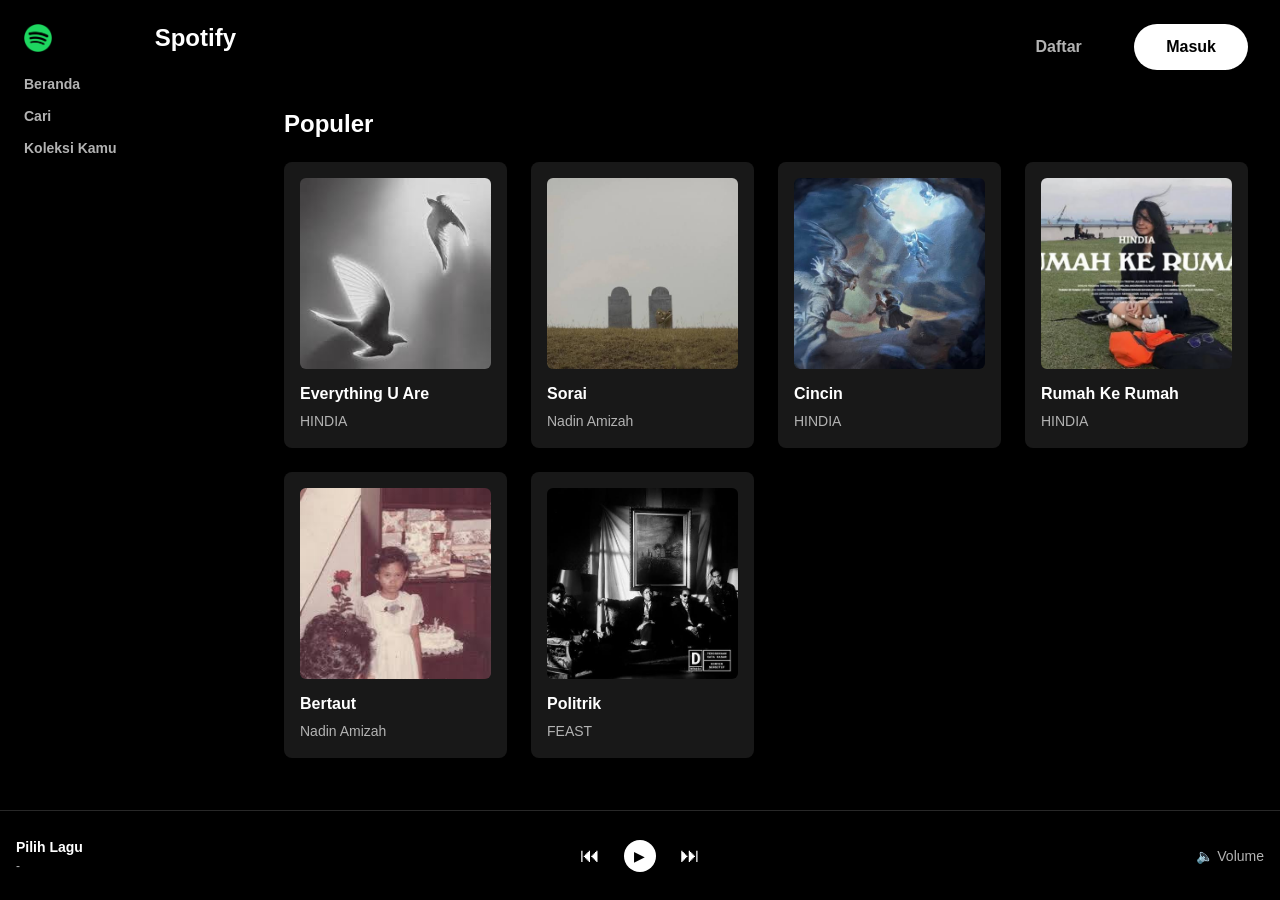
<file: index.html>
<!DOCTYPE html>
<html lang="id">
<head>
    <meta charset="UTF-8">
    <meta name="viewport" content="width=device-width, initial-scale=1.0">
    <title>Spotify Web Player</title>
    <link rel="stylesheet" href="style.css">
</head>
<body>
    <div class="app-container">
        <aside class="sidebar" id="sidebar">
            <div class="logo">
                <img src="assets/spotify.png" alt="Spotify" class="logo-img">
                <h2>Spotify</h2>
                <button id="close-menu" class="mobile-only">&times;</button>
            </div>
            <ul class="nav-links">
                <li>Beranda</li>
                <li>Cari</li>
                <li>Koleksi Kamu</li>
            </ul>
        </aside>

        <main class="main-view">
            <header class="topbar">
                <div class="menu-toggle">
                    <button id="open-menu" class="mobile-only">&#9776;</button>
                </div>
                <div class="auth-buttons">
                    <button class="signup">Daftar</button>
                    <button class="login">Masuk</button>
                </div>
            </header>

            <div class="content-section">
                <h2>Populer</h2>
                <div class="card-container" id="playlist-container">
                    <!-- Cards disisipkan melalui JS -->
                </div>
            </div>
        </main>

        <footer class="playback-bar">
            <div class="now-playing">
                <h4 id="current-title">Pilih Lagu</h4>
                <p id="current-artist">-</p>
            </div>
            <div class="player-controls">
                <span>⏮</span> 
                <button id="play-pause-btn" class="play-btn">▶</button> 
                <span>⏭</span>
            </div>
            <div class="volume-controls">
                <span>🔈 Volume</span>
            </div>
        </footer>
    </div>
    <script src="script.js"></script>
</body>
</html>
</file>
<file: style.css>
* { margin: 0; padding: 0; box-sizing: border-box; font-family: 'Helvetica Neue', Helvetica, Arial, sans-serif; }
body { 
    background-color: #000; 
    color: #fff; 
    height: 100vh; 
    min-height: 100dvh;
    overflow: hidden; }
.app-container { 
    display: grid; 
    grid-template-columns: 260px 1fr; 
    grid-template-rows: minmax(0, 1fr) 90px; 
    height: 100vh;
    min-height: 100dvh; }


/* Sidebar */
.sidebar {  
    padding: 24px; 
    display: flex; 
    flex-direction: column; 
    gap: 24px; 
    z-index: 100; }
.logo { 
    display: flex; 
    justify-content: space-between; 
    align-items: center; }
.logo, .auth-buttons {
    transition: opacity 0.25s ease, transform 0.25s ease;
}
.logo-img { 
    width: 28px; 
    height: 28px; 
    object-fit: contain; 
    margin-right: 8px; }
.logo h2 { font-size: 24px; }
.nav-links { 
    list-style: none; 
    display: flex; 
    flex-direction: column; 
    gap: 16px; }
.nav-links li { 
    color: #b3b3b3; 
    font-size: 14px; 
    font-weight: 700; 
    cursor: pointer; }
.nav-links li:hover { color: #fff; }
.mobile-only { 
    display: none; 
    background: none; 
    border: none; 
    color: #fff; 
    font-size: 24px; 
    cursor: pointer; }

/* Main View */
.main-view { 
    background: linear-gradient(180deg, #121212 100%); 
    border-radius: 8px; 
    margin: 8px 8px 0 0; 
    min-height: 0;
    overflow-y: auto; }
.topbar { display: flex; 
    justify-content: space-between; 
    align-items: center; 
    padding: 16px 24px; 
    background-color: rgba(0, 0, 0, 0.7); 
    position: sticky; top: 0; z-index: 10; }
.auth-buttons button { 
    padding: 14px 32px; 
    border-radius: 32px; 
    border: none; 
    font-size: 16px; 
    font-weight: 700; 
    cursor: pointer; }
.signup { 
    background-color: transparent; 
    color: #b3b3b3; 
    margin-right: 16px; }
.signup:hover { 
    color: #fff; 
    transform: scale(1.04); }
.login { 
    background-color: #fff; 
    color: #000; }
.login:hover { transform: scale(1.04); }

/* Cards */
.content-section { padding: 24px; }
.content-section h2 { 
    font-size: 24px; 
    margin-bottom: 24px; }
.card-container { 
    display: grid; 
    grid-template-columns: repeat(auto-fill, minmax(180px, 1fr)); 
    gap: 24px; }
.card { background-color: #181818; 
    padding: 16px; 
    border-radius: 8px; 
    cursor: pointer; 
    transition: background-color 0.3s ease; }
.card:hover { background-color: #282828; }
.card-img { 
    width: 100%; 
    aspect-ratio: 1; 
    display: block; 
    object-fit: cover; 
    background-color: #333; 
    border-radius: 6px; 
    margin-bottom: 16px; }
.card h3 { 
    font-size: 16px; 
    margin-bottom: 8px; 
    white-space: nowrap; 
    overflow: hidden; 
    text-overflow: ellipsis; }
.card p { 
    font-size: 14px; 
    color: #b3b3b3; 
    line-height: 1.5; 
    display: -webkit-box; 
    line-clamp: 2; 
    -webkit-line-clamp: 2; 
    -webkit-box-orient: vertical; 
    overflow: hidden; }

/* Playback Bar */
.playback-bar { 
    grid-column: 1 / -1; 
    background-color: #000; 
    display: flex; 
    justify-content: space-between; 
    align-items: center; 
    padding: 0 16px; 
    min-height: 90px;
    border-top: 1px solid #282828; }
.now-playing h4 { 
    font-size: 14px; 
    margin-bottom: 4px; }
.now-playing p { 
    font-size: 12px; 
    color: #b3b3b3; }
.player-controls { 
    display: flex; 
    align-items: center; 
    gap: 24px; 
    font-size: 20px; }
.play-btn { 
    background-color: #fff; 
    color: #000; 
    border: none; 
    border-radius: 50%; 
    width: 32px; 
    height: 32px; 
    display: flex; 
    justify-content: center; 
    align-items: center; 
    font-size: 14px; 
    cursor: pointer; }
.play-btn:hover { 
    transform: scale(1.05); }
.volume-controls { 
    color: #b3b3b3; 
    font-size: 14px; }

/* Responsive Media*/
@media (max-width: 768px) {
    .sidebar.hide-on-scroll .logo,
    .topbar.hide-on-scroll .auth-buttons {
        opacity: 0;
        pointer-events: none;
        transform: translateY(-16px);
    }

    .app-container {
        grid-template-columns: 1fr;
        grid-template-rows: minmax(0, 1fr) 90px;
        height: 100dvh;
    }
    .main-view {
        margin: 0;
        padding-bottom: 90px;
    }
    .sidebar { 
        position: fixed; 
        top: 0; 
        left: 0; 
        width: auto; 
        height: auto; 
        padding: 16px 24px; 
        transition: left 0.3s ease; }
    .sidebar .nav-links { display: none; }
    .sidebar .logo { justify-content: flex-start; }
    .sidebar .logo #close-menu { display: none; }
    .sidebar.active { 
        width: 260px; 
        height: calc(100vh - 90px); 
        padding: 24px; 
        gap: 24px; }
    .sidebar.active .nav-links { display: flex; }
    .sidebar.active .logo { justify-content: space-between; }
    .sidebar.active .logo #close-menu { display: block; }
    .mobile-only { display: block; }
    .topbar { position: relative; 
        flex-direction: column; 
        align-items: flex-start; 
        padding: 72px 24px 16px; 
        gap: 8px; }
    .menu-toggle { 
        position: absolute; 
        top: 16px; 
        right: 24px; }
    .auth-buttons { 
        display: flex; 
        gap: 8px; }
    .auth-buttons button { 
        padding: 10px 20px; }
    .now-playing { width: 30%; }
    .now-playing {
        flex: 1;
        min-width: 0;
        width: auto;
    }
    .player-controls {
        flex: 0 0 auto;
        gap: 16px;
    }
    .now-playing h4, .now-playing p { 
        white-space: nowrap; 
        overflow: hidden; 
        text-overflow: ellipsis; }
    .volume-controls { display: none; }
    .playback-bar {
        position: fixed;
        left: 0;
        right: 0;
        bottom: env(safe-area-inset-bottom, 0px);
        z-index: 200;
        height: 90px;
        min-height: 90px;
        padding-bottom: env(safe-area-inset-bottom, 0px);
    }
}
</file>
